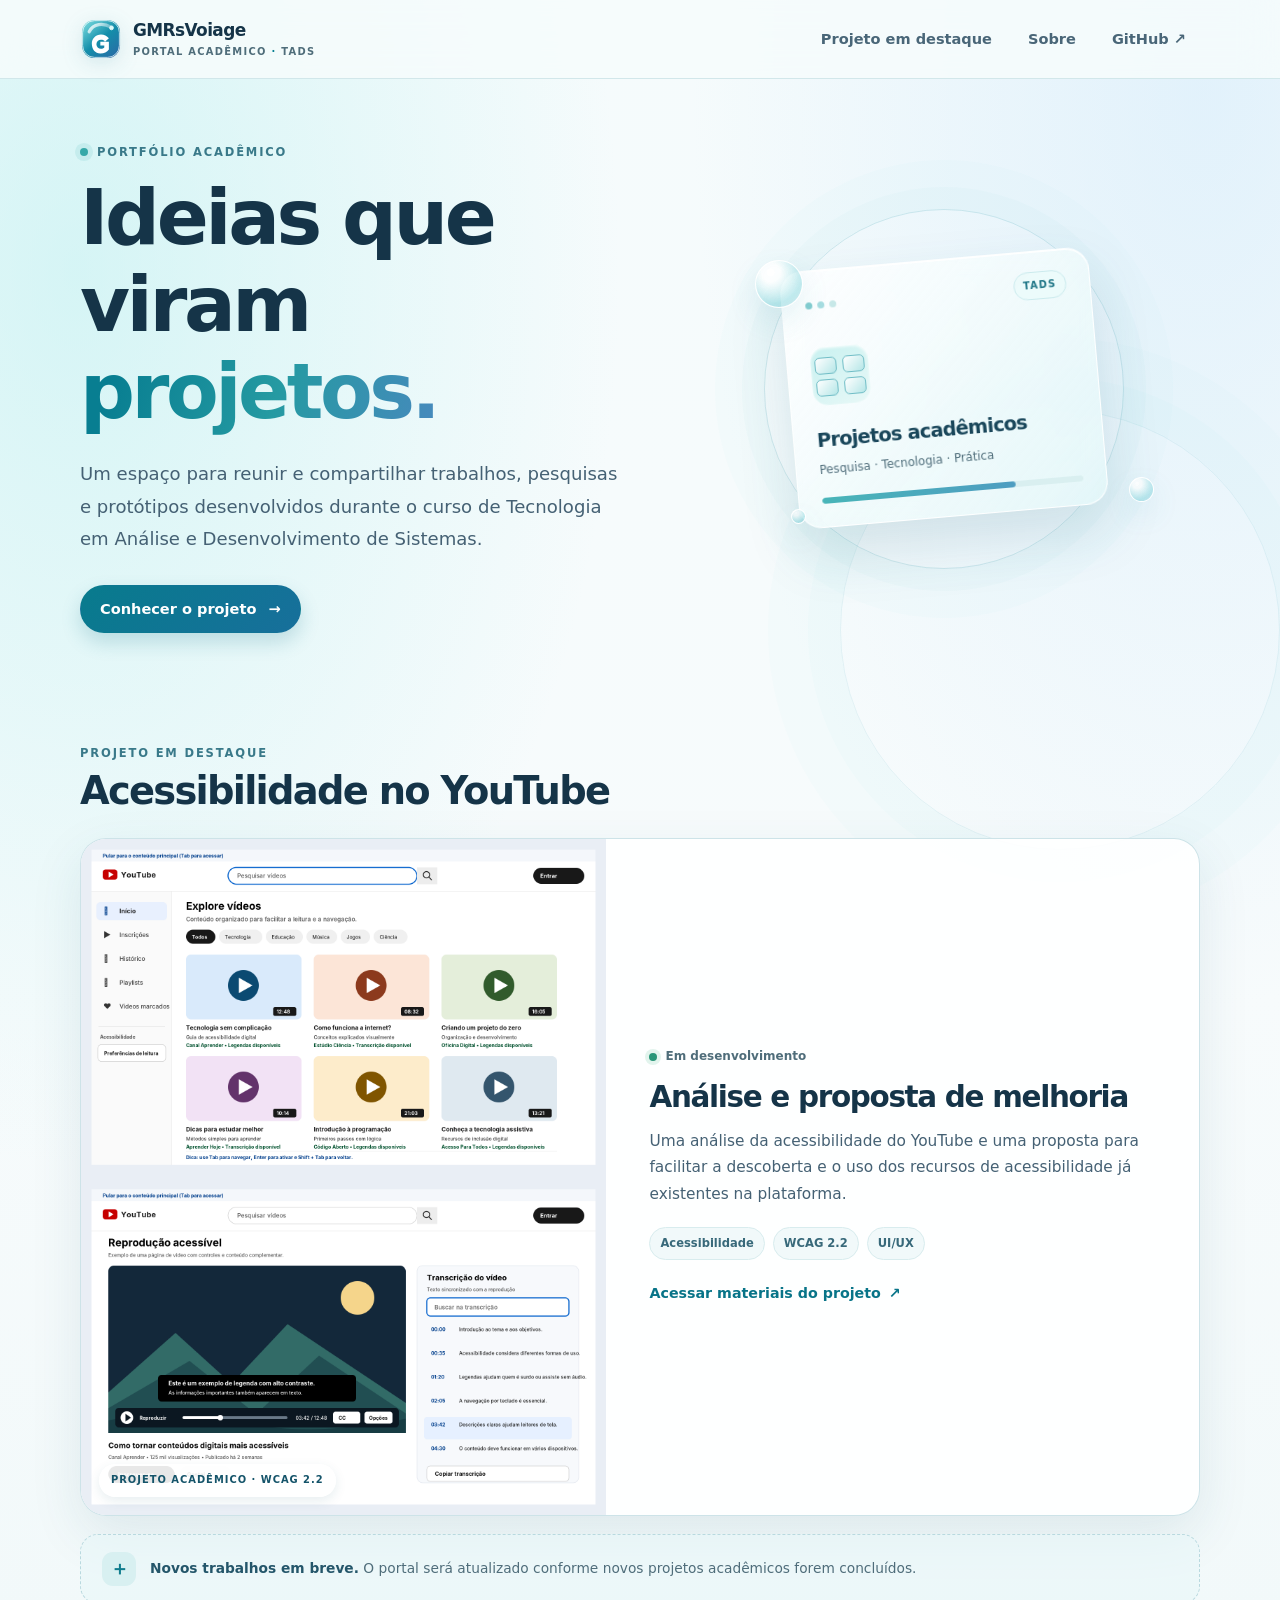
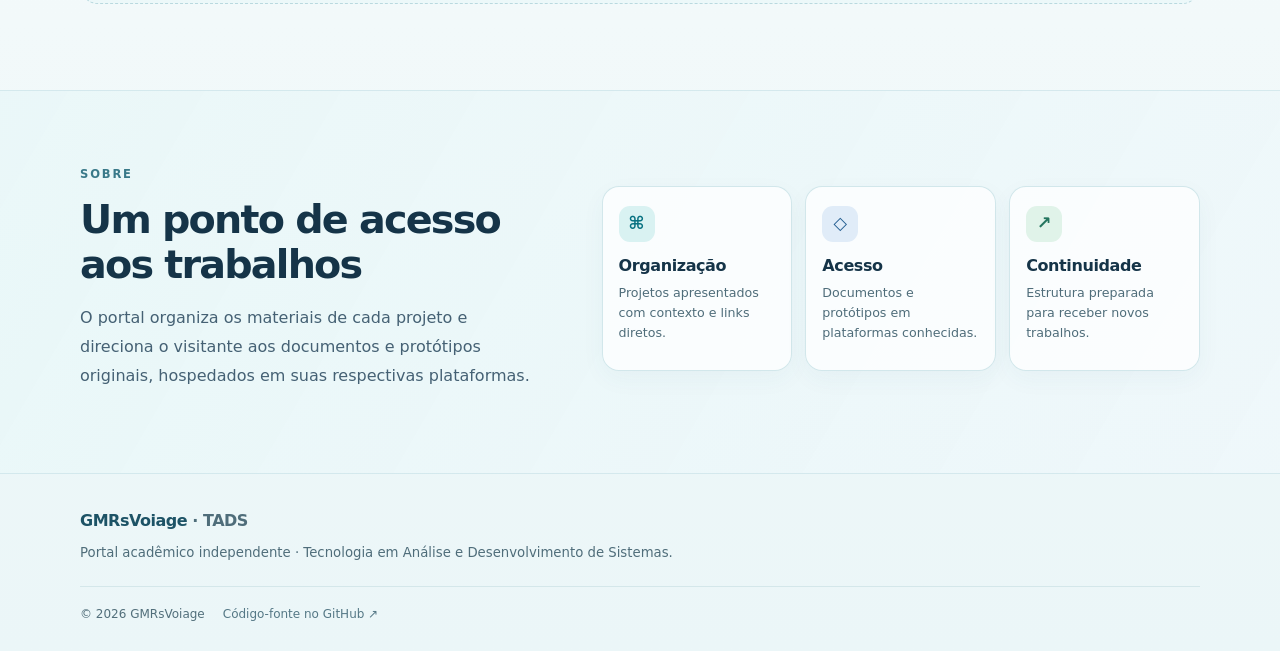
<file: index.html>
<!doctype html>
<html lang="pt-BR"><head>
<meta charset="utf-8"><meta name="viewport" content="width=device-width, initial-scale=1">
<meta name="theme-color" content="#eaf7f8">
<meta name="description" content="Portal acadêmico com trabalhos, relatórios e protótipos de Tecnologia em Análise e Desenvolvimento de Sistemas.">
<title>Portal Acadêmico TADS · GMRsVoiage</title>
<link rel="icon" href="/assets/img/favicon.svg" type="image/svg+xml">
<link rel="stylesheet" href="/assets/css/site.css"><script src="/assets/js/site.js" defer></script>
</head><body>
<a class="skip-link" href="#conteudo">Pular para o conteúdo</a><div class="ambient ambient-one" aria-hidden="true"></div>
<header class="site-header"><div class="container header-inner">
<a class="brand" href="/" aria-label="Portal acadêmico TADS — início"><img src="/assets/img/brand-mark.svg" alt="" width="42" height="42"><span class="brand-copy"><strong>GMRsVoiage</strong><span>PORTAL ACADÊMICO <b>·</b> TADS</span></span></a>
<nav class="primary-nav" aria-label="Navegação principal"><a href="#projeto">Projeto em destaque</a><a href="#sobre">Sobre</a><a href="https://github.com/GMRsVoiage/tads-gmrsvoiage" target="_blank" rel="noopener noreferrer">GitHub ↗</a></nav>
</div></header>
<main id="conteudo">
<section class="hero container" aria-labelledby="hero-title"><div class="hero-copy">
<p class="eyebrow"><span class="eyebrow-dot" aria-hidden="true"></span> PORTFÓLIO ACADÊMICO</p>
<h1 id="hero-title">Ideias que viram <span class="text-gradient">projetos.</span></h1>
<p class="hero-lead">Um espaço para reunir e compartilhar trabalhos, pesquisas e protótipos desenvolvidos durante o curso de Tecnologia em Análise e Desenvolvimento de Sistemas.</p>
<div class="hero-actions"><a class="button button-primary" href="#projeto">Conhecer o projeto <span aria-hidden="true">→</span></a></div>
</div><div class="hero-art" aria-hidden="true"><div class="art-orbit orbit-large"></div><div class="art-orbit orbit-small"></div>
<div class="art-glass-card glass-front"><div class="art-card-top"><span class="art-dot"></span><span class="art-dot"></span><span class="art-dot"></span><span class="art-chip">TADS</span></div><div class="art-window-icon"><span></span><span></span><span></span><span></span></div><div class="art-card-title">Projetos acadêmicos</div><div class="art-card-subtitle">Pesquisa · Tecnologia · Prática</div><div class="art-progress"><span></span></div></div>
<span class="bubble bubble-a"></span><span class="bubble bubble-b"></span><span class="bubble bubble-c"></span></div></section>
<section class="container section-block" id="projeto" aria-labelledby="featured-title"><div class="section-heading"><div><p class="eyebrow">PROJETO EM DESTAQUE</p><h2 id="featured-title">Acessibilidade no YouTube</h2></div></div>
<article class="project-card featured-card"><a class="project-image-link" href="/trabalhos/acessibilidade-youtube/" aria-label="Ver projeto de acessibilidade no YouTube"><img class="project-image" src="/assets/img/yt-project-preview.png" alt="Prévia do protótipo de interface acessível para o YouTube"><span class="image-label">PROJETO ACADÊMICO · WCAG 2.2</span></a>
<div class="project-content"><div class="project-meta"><span class="status-dot" aria-hidden="true"></span> Em desenvolvimento</div><h3><a href="/trabalhos/acessibilidade-youtube/">Análise e proposta de melhoria</a></h3>
<p>Uma análise da acessibilidade do YouTube e uma proposta para facilitar a descoberta e o uso dos recursos de acessibilidade já existentes na plataforma.</p>
<div class="tag-list" aria-label="Temas do projeto"><span>Acessibilidade</span><span>WCAG 2.2</span><span>UI/UX</span></div><a class="card-link" href="/trabalhos/acessibilidade-youtube/">Acessar materiais do projeto <span aria-hidden="true">↗</span></a></div></article>
<div class="future-strip"><span class="future-icon" aria-hidden="true">＋</span><p><strong>Novos trabalhos em breve.</strong> O portal será atualizado conforme novos projetos acadêmicos forem concluídos.</p></div></section>
<section class="about-section" id="sobre" aria-labelledby="about-title"><div class="container about-grid"><div><p class="eyebrow">SOBRE</p><h2 id="about-title">Um ponto de acesso aos trabalhos</h2><p class="about-lead">O portal organiza os materiais de cada projeto e direciona o visitante aos documentos e protótipos originais, hospedados em suas respectivas plataformas.</p></div>
<div class="principle-grid"><article class="principle-card"><span class="principle-icon icon-aqua" aria-hidden="true">⌘</span><h3>Organização</h3><p>Projetos apresentados com contexto e links diretos.</p></article><article class="principle-card"><span class="principle-icon icon-blue" aria-hidden="true">◇</span><h3>Acesso</h3><p>Documentos e protótipos em plataformas conhecidas.</p></article><article class="principle-card"><span class="principle-icon icon-green" aria-hidden="true">↗</span><h3>Continuidade</h3><p>Estrutura preparada para receber novos trabalhos.</p></article></div></div></section>
</main><footer class="site-footer"><div class="container footer-inner"><a class="footer-brand" href="/">GMRsVoiage <span>· TADS</span></a><p>Portal acadêmico independente · Tecnologia em Análise e Desenvolvimento de Sistemas.</p><div class="footer-bottom"><span>© <span data-current-year>2026</span> GMRsVoiage</span><a href="https://github.com/GMRsVoiage/tads-gmrsvoiage" target="_blank" rel="noopener noreferrer">Código-fonte no GitHub ↗</a></div></div></footer>
</body></html>
</file>
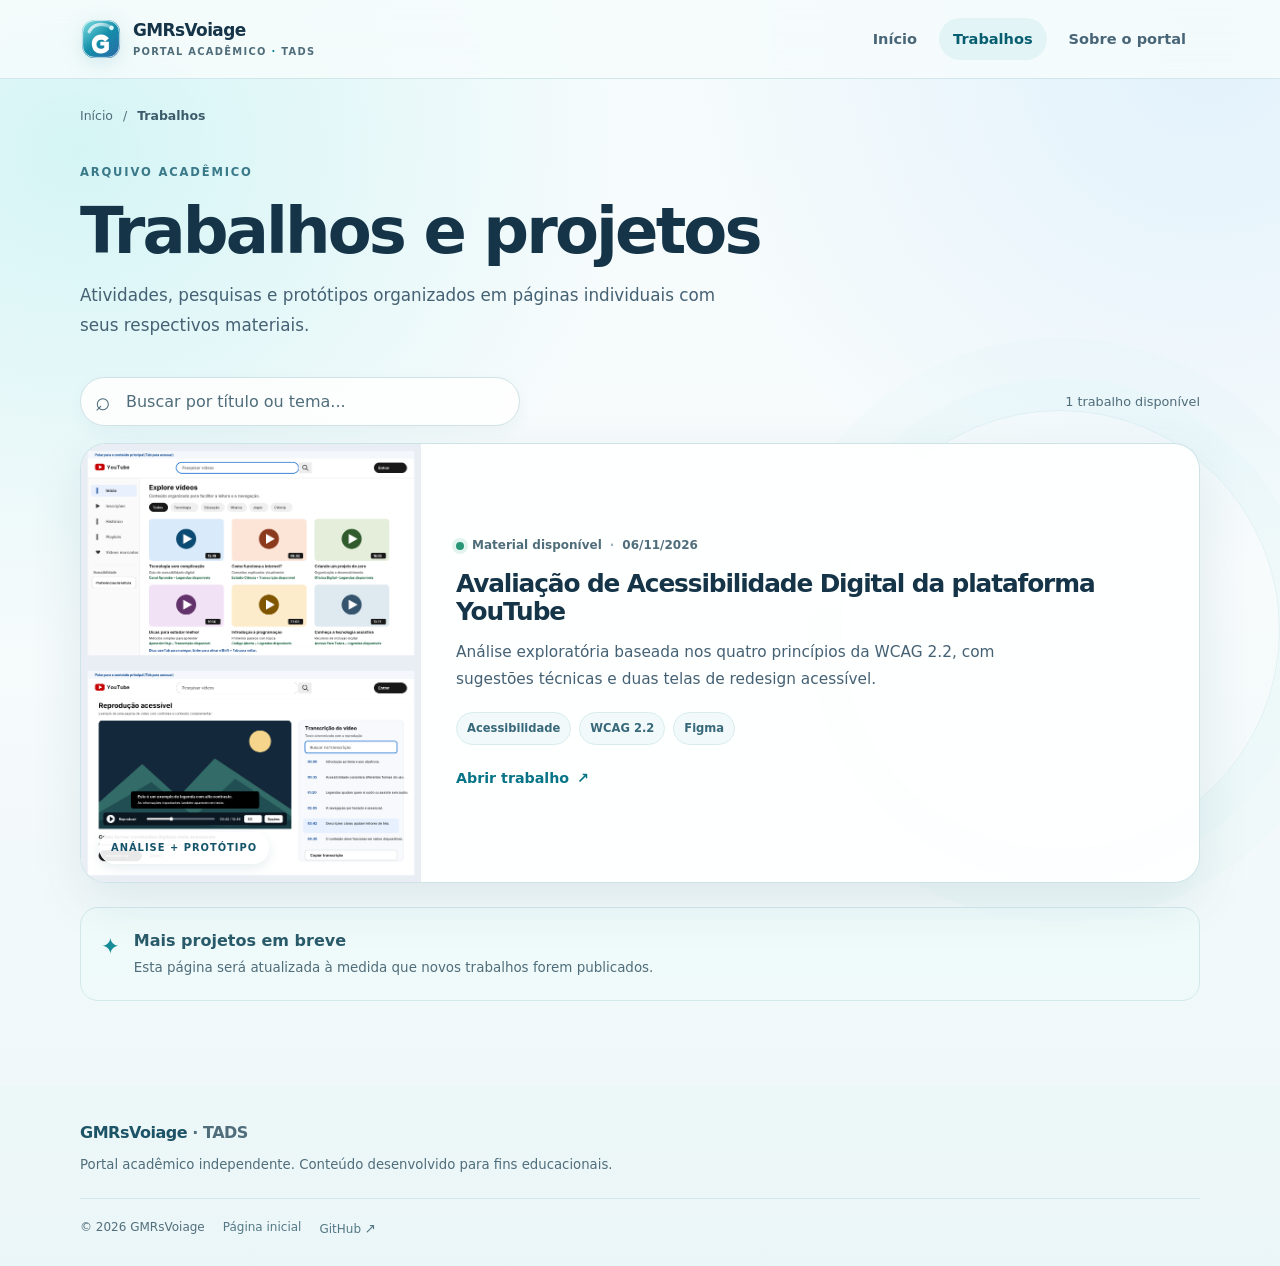
<file: trabalhos/index.html>
<!doctype html>
<html lang="pt-BR">
<head>
  <meta charset="utf-8">
  <meta name="viewport" content="width=device-width, initial-scale=1">
  <meta name="theme-color" content="#eaf7f8">
  <meta property="og:type" content="website">
  <meta property="og:site_name" content="GMRsVoiage · Portal Acadêmico TADS">
  <meta name="description" content="Lista de trabalhos, pesquisas e protótipos acadêmicos do portal GMRsVoiage TADS.">
  <title>Trabalhos · GMRsVoiage TADS</title>
  <link rel="icon" href="/assets/img/favicon.svg" type="image/svg+xml">
  <link rel="manifest" href="/manifest.webmanifest">
  <link rel="stylesheet" href="/assets/css/site.css">
  <script src="/assets/js/site.js" defer></script>
</head>
<body>
  <a class="skip-link" href="#conteudo">Pular para o conteúdo</a>
  <div class="ambient ambient-one" aria-hidden="true"></div>
  <header class="site-header"><div class="container header-inner">
    <a class="brand" href="/" aria-label="GMRsVoiage TADS — página inicial"><img src="/assets/img/brand-mark.svg" alt="" width="42" height="42"><span class="brand-copy"><strong>GMRsVoiage</strong><span>PORTAL ACADÊMICO <b>·</b> TADS</span></span></a>
    <button class="menu-toggle" type="button" aria-expanded="false" aria-controls="primary-nav" aria-label="Abrir menu"><span></span><span></span><span></span></button>
    <nav class="primary-nav" id="primary-nav" aria-label="Navegação principal"><a href="/">Início</a><a href="/trabalhos/" aria-current="page">Trabalhos</a><a href="/#sobre">Sobre o portal</a></nav>
  </div></header>

  <main id="conteudo" class="container page-main">
    <nav class="breadcrumbs" aria-label="Você está aqui"><a href="/">Início</a><span aria-hidden="true">/</span><span aria-current="page">Trabalhos</span></nav>
    <header class="page-heading"><p class="eyebrow">ARQUIVO ACADÊMICO</p><h1>Trabalhos e projetos</h1><p>Atividades, pesquisas e protótipos organizados em páginas individuais com seus respectivos materiais.</p></header>
    <section class="work-tools" aria-label="Busca de trabalhos">
      <label class="search-wrap"><span class="search-icon" aria-hidden="true">⌕</span><span class="visually-hidden">Buscar por título ou tema</span><input id="project-search" type="search" placeholder="Buscar por título ou tema..." autocomplete="off"></label>
      <p class="results-count" id="results-count" aria-live="polite">1 trabalho disponível</p>
    </section>
    <section class="project-list" id="project-list" aria-label="Lista de trabalhos">
      <article class="project-card list-card" data-search="acessibilidade digital youtube wcag 2.2 interface protótipo ui ux">
        <a class="project-image-link" href="/trabalhos/acessibilidade-youtube/" aria-label="Abrir projeto de acessibilidade do YouTube"><img class="project-image" src="/assets/img/yt-project-preview.png" alt="Prévia das telas propostas para o projeto de acessibilidade do YouTube"><span class="image-label">ANÁLISE + PROTÓTIPO</span></a>
        <div class="project-content"><div class="project-meta"><span class="status-dot" aria-hidden="true"></span> Material disponível <span class="meta-separator">·</span> 06/11/2026</div><h2><a href="/trabalhos/acessibilidade-youtube/">Avaliação de Acessibilidade Digital da plataforma YouTube</a></h2><p>Análise exploratória baseada nos quatro princípios da WCAG 2.2, com sugestões técnicas e duas telas de redesign acessível.</p><div class="tag-list"><span>Acessibilidade</span><span>WCAG 2.2</span><span>Figma</span></div><a class="card-link" href="/trabalhos/acessibilidade-youtube/">Abrir trabalho <span aria-hidden="true">↗</span></a></div>
      </article>
      <div class="empty-state" id="empty-state" hidden><span aria-hidden="true">⌕</span><h2>Nenhum trabalho encontrado</h2><p>Tente outro termo de busca.</p></div>
    </section>
    <aside class="add-more-note"><span aria-hidden="true">✦</span><div><strong>Mais projetos em breve</strong><p>Esta página será atualizada à medida que novos trabalhos forem publicados.</p></div></aside>
  </main>

  <footer class="site-footer"><div class="container footer-inner"><a class="footer-brand" href="/">GMRsVoiage <span>· TADS</span></a><p>Portal acadêmico independente. Conteúdo desenvolvido para fins educacionais.</p><div class="footer-bottom"><span>© <span data-current-year>2026</span> GMRsVoiage</span><a href="/">Página inicial</a><a href="https://github.com/gmrsvoiage" target="_blank" rel="noopener noreferrer">GitHub <span class="external-indicator" aria-hidden="true">↗</span></a></div></div></footer>
</body>
</html>
</file>
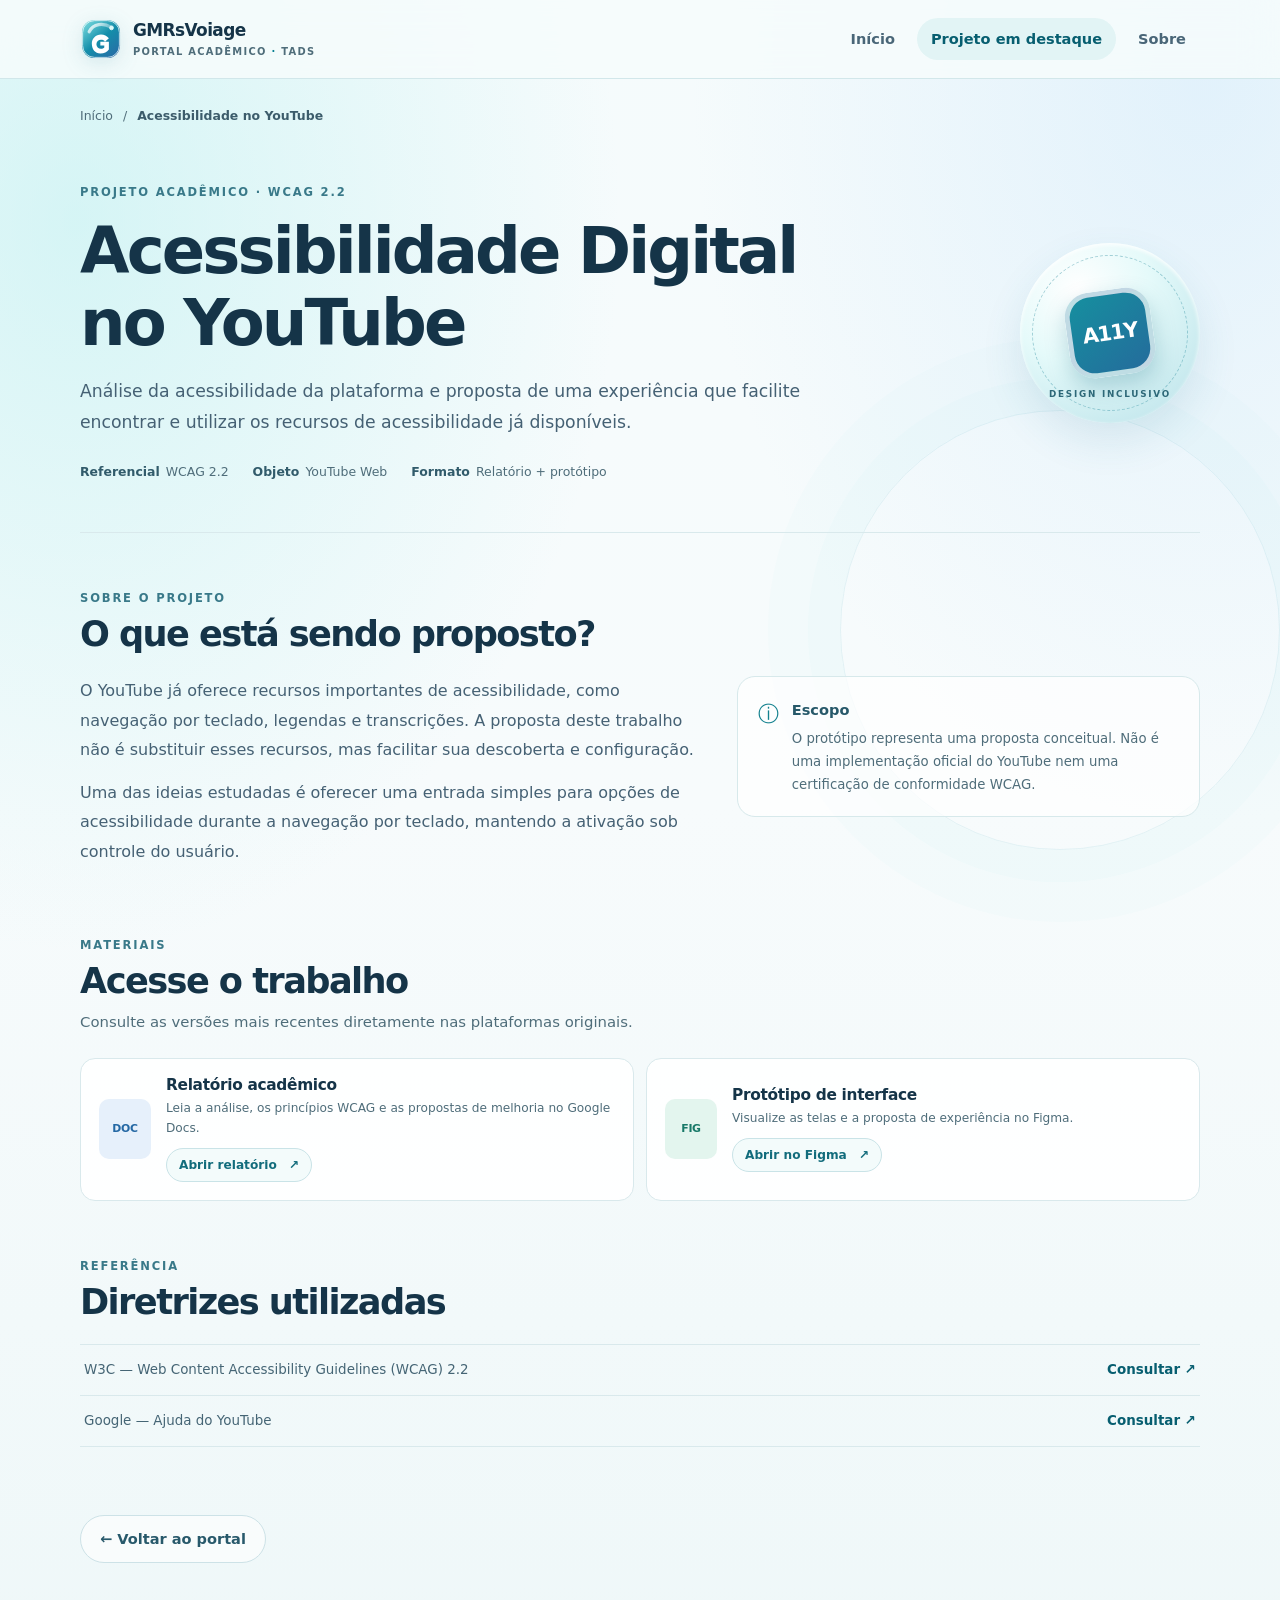
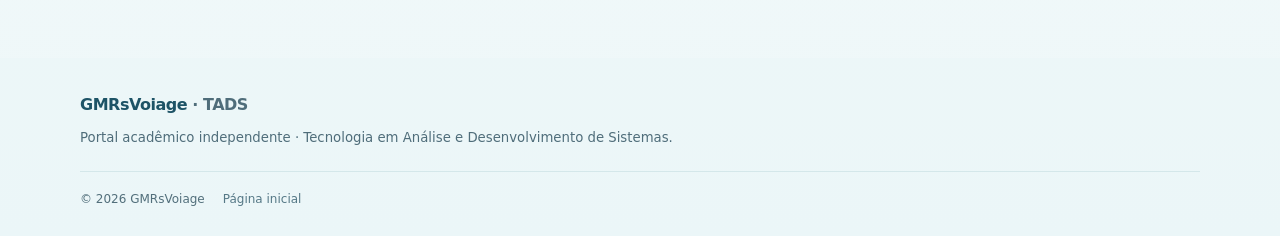
<file: trabalhos/acessibilidade-youtube/index.html>
<!doctype html>
<html lang="pt-BR"><head><meta charset="utf-8"><meta name="viewport" content="width=device-width, initial-scale=1"><meta name="theme-color" content="#eaf7f8">
<meta name="description" content="Projeto acadêmico: análise de acessibilidade do YouTube e proposta de melhoria baseada na WCAG 2.2.">
<title>Acessibilidade no YouTube · Portal Acadêmico TADS</title><link rel="icon" href="/assets/img/favicon.svg" type="image/svg+xml"><link rel="stylesheet" href="/assets/css/site.css"><script src="/assets/js/site.js" defer></script></head><body>
<a class="skip-link" href="#conteudo">Pular para o conteúdo</a><div class="ambient ambient-one" aria-hidden="true"></div>
<header class="site-header"><div class="container header-inner"><a class="brand" href="/" aria-label="Portal acadêmico TADS — início"><img src="/assets/img/brand-mark.svg" alt="" width="42" height="42"><span class="brand-copy"><strong>GMRsVoiage</strong><span>PORTAL ACADÊMICO <b>·</b> TADS</span></span></a><nav class="primary-nav" aria-label="Navegação principal"><a href="/">Início</a><a href="/#projeto" aria-current="page">Projeto em destaque</a><a href="/#sobre">Sobre</a></nav></div></header>
<main id="conteudo" class="container page-main detail-main"><nav class="breadcrumbs" aria-label="Você está aqui"><a href="/">Início</a><span aria-hidden="true">/</span><span aria-current="page">Acessibilidade no YouTube</span></nav>
<header class="detail-hero"><div class="detail-title-wrap"><p class="eyebrow">PROJETO ACADÊMICO · WCAG 2.2</p><h1>Acessibilidade Digital no YouTube</h1><p class="detail-lead">Análise da acessibilidade da plataforma e proposta de uma experiência que facilite encontrar e utilizar os recursos de acessibilidade já disponíveis.</p><div class="detail-facts"><span><b>Referencial</b> WCAG 2.2</span><span><b>Objeto</b> YouTube Web</span><span><b>Formato</b> Relatório + protótipo</span></div></div><div class="detail-mark" aria-hidden="true"><span class="detail-mark-ring"></span><span class="detail-mark-inner">A11Y</span><span class="detail-mark-caption">DESIGN INCLUSIVO</span></div></header>
<section class="detail-section" aria-labelledby="summary-title"><div class="section-heading compact-heading"><div><p class="eyebrow">SOBRE O PROJETO</p><h2 id="summary-title">O que está sendo proposto?</h2></div></div>
<div class="overview-grid"><div class="overview-copy"><p>O YouTube já oferece recursos importantes de acessibilidade, como navegação por teclado, legendas e transcrições. A proposta deste trabalho não é substituir esses recursos, mas facilitar sua descoberta e configuração.</p><p>Uma das ideias estudadas é oferecer uma entrada simples para opções de acessibilidade durante a navegação por teclado, mantendo a ativação sob controle do usuário.</p></div><div class="overview-note"><span class="note-icon" aria-hidden="true">ⓘ</span><div><strong>Escopo</strong><p>O protótipo representa uma proposta conceitual. Não é uma implementação oficial do YouTube nem uma certificação de conformidade WCAG.</p></div></div></div></section>
<section class="detail-section" aria-labelledby="links-title"><div class="section-heading compact-heading"><div><p class="eyebrow">MATERIAIS</p><h2 id="links-title">Acesse o trabalho</h2><p class="section-intro">Consulte as versões mais recentes diretamente nas plataformas originais.</p></div></div>
<div class="download-grid"><article class="download-card"><span class="file-icon doc-icon" aria-hidden="true">DOC</span><div class="download-info"><h3>Relatório acadêmico</h3><p>Leia a análise, os princípios WCAG e as propostas de melhoria no Google Docs.</p><a class="button button-download" href="https://docs.google.com/document/d/16NpGdLkzrZ1KpftF65mJRgsCbYsUe9LC/edit" target="_blank" rel="noopener noreferrer">Abrir relatório <span aria-hidden="true">↗</span></a></div></article>
<article class="download-card"><span class="file-icon svg-icon" aria-hidden="true">FIG</span><div class="download-info"><h3>Protótipo de interface</h3><p>Visualize as telas e a proposta de experiência no Figma.</p><a class="button button-download" href="https://www.figma.com/design/rakxZikbZr4JgRES6a4IME/Figmas?node-id=0-1" target="_blank" rel="noopener noreferrer">Abrir no Figma <span aria-hidden="true">↗</span></a></div></article></div></section>
<section class="detail-section references-section" aria-labelledby="references-title"><div class="section-heading compact-heading"><div><p class="eyebrow">REFERÊNCIA</p><h2 id="references-title">Diretrizes utilizadas</h2></div></div><ul class="reference-list"><li><span>W3C — Web Content Accessibility Guidelines (WCAG) 2.2</span><a href="https://www.w3.org/TR/WCAG22/" target="_blank" rel="noopener noreferrer">Consultar ↗</a></li><li><span>Google — Ajuda do YouTube</span><a href="https://support.google.com/youtube/" target="_blank" rel="noopener noreferrer">Consultar ↗</a></li></ul></section>
<div class="back-row"><a class="button button-quiet" href="/">← Voltar ao portal</a></div></main>
<footer class="site-footer"><div class="container footer-inner"><a class="footer-brand" href="/">GMRsVoiage <span>· TADS</span></a><p>Portal acadêmico independente · Tecnologia em Análise e Desenvolvimento de Sistemas.</p><div class="footer-bottom"><span>© <span data-current-year>2026</span> GMRsVoiage</span><a href="/">Página inicial</a></div></div></footer>
</body></html>
</file>
<file: assets/css/site.css>
:root {
  color-scheme: light;
  --ink: #153448;
  --ink-soft: #456174;
  --muted: #4f6d7a;
  --surface: rgba(255, 255, 255, .84);
  --surface-solid: #ffffff;
  --surface-soft: #f2fafb;
  --line: #d8e9ed;
  --aqua: #087f91;
  --aqua-dark: #075e70;
  --aqua-light: #d9f4f4;
  --blue: #2468a4;
  --green: #25836b;
  --shadow: 0 18px 52px rgba(31, 87, 105, .10);
  --shadow-soft: 0 8px 26px rgba(31, 87, 105, .08);
  --radius-lg: 26px;
  --radius-md: 18px;
  --radius-sm: 12px;
  --content: 1120px;
}

* { box-sizing: border-box; }
html { overflow-x: clip; scroll-behavior: smooth; scroll-padding-top: 100px; }
body {
  margin: 0;
  min-width: 320px;
  overflow-x: clip;
  color: var(--ink);
  background:
    radial-gradient(ellipse at 6% 12%, rgba(174, 237, 237, .45), transparent 34rem),
    radial-gradient(ellipse at 94% 4%, rgba(194, 226, 250, .38), transparent 32rem),
    linear-gradient(180deg, #f5fbfc 0%, #f7fbfc 44%, #edf7f8 100%);
  font-family: Inter, ui-sans-serif, system-ui, -apple-system, BlinkMacSystemFont, "Segoe UI", sans-serif;
  font-size: 16px;
  line-height: 1.65;
  -webkit-font-smoothing: antialiased;
}
img { display: block; max-width: 100%; }
a { color: var(--aqua-dark); text-underline-offset: .2em; }
a:hover { color: #034959; }
button, input { font: inherit; }
button, a { -webkit-tap-highlight-color: transparent; }
:focus-visible { outline: 3px solid #bd5c15; outline-offset: 4px; border-radius: 5px; }
::selection { color: #0d3544; background: #bceced; }

.container { width: min(var(--content), calc(100% - 48px)); margin-inline: auto; }
.visually-hidden { position: absolute !important; width: 1px; height: 1px; padding: 0; margin: -1px; overflow: hidden; clip: rect(0,0,0,0); white-space: nowrap; border: 0; }
.skip-link { position: fixed; z-index: 1000; left: 16px; top: 12px; padding: 10px 16px; color: #fff; background: #103d50; border-radius: 9px; transform: translateY(-160%); transition: transform .18s ease; }
.skip-link:focus { transform: translateY(0); color: #fff; }
.ambient { position: absolute; z-index: -1; pointer-events: none; border: 1px solid rgba(83, 177, 190, .13); border-radius: 50%; }
.ambient-one { width: 440px; height: 440px; top: 410px; right: 0; box-shadow: 0 0 0 32px rgba(136, 216, 222, .04), 0 0 0 72px rgba(136, 216, 222, .03); }
.ambient-two { width: 240px; height: 240px; top: 1260px; left: -170px; box-shadow: 0 0 0 24px rgba(136, 216, 222, .04); }

.site-header { position: sticky; z-index: 100; top: 0; border-bottom: 1px solid rgba(198, 224, 229, .75); background: rgba(246, 252, 252, .86); backdrop-filter: blur(18px); -webkit-backdrop-filter: blur(18px); }
.header-inner { min-height: 78px; display: flex; align-items: center; justify-content: space-between; gap: 28px; }
.brand { display: inline-flex; align-items: center; gap: 11px; color: var(--ink); text-decoration: none; }
.brand:hover { color: var(--ink); }
.brand img { filter: drop-shadow(0 5px 10px rgba(20, 118, 139, .14)); }
.brand-copy { display: grid; gap: 0; line-height: 1.2; }
.brand-copy strong { font-size: 1.06rem; font-weight: 820; letter-spacing: -.035em; }
.brand-copy > span { margin-top: 5px; color: #4f6d7a; font-size: .62rem; font-weight: 750; letter-spacing: .13em; }
.brand-copy b { color: var(--aqua); }
.primary-nav { display: flex; align-items: center; gap: 8px; }
.primary-nav a { display: inline-flex; align-items: center; min-height: 42px; padding: 8px 14px; color: #496678; border-radius: 999px; font-size: .91rem; font-weight: 650; text-decoration: none; transition: background .18s ease, color .18s ease; }
.primary-nav a:hover, .primary-nav a[aria-current="page"] { color: #075e70; background: #e2f4f5; }
.menu-toggle { display: none; width: 44px; height: 44px; padding: 11px; border: 1px solid var(--line); border-radius: 12px; background: #fff; cursor: pointer; }
.menu-toggle span { display: block; width: 19px; height: 2px; margin: 4px auto; border-radius: 4px; background: var(--ink); }

.hero { position: relative; display: grid; grid-template-columns: 1.06fr .94fr; align-items: center; gap: 32px; min-height: 545px; padding-block: 65px 75px; }
.hero-copy { position: relative; z-index: 2; max-width: 590px; }
.eyebrow { display: flex; align-items: center; gap: 9px; margin: 0 0 15px; color: #397989; font-size: .72rem; font-weight: 820; letter-spacing: .16em; line-height: 1.4; }
.eyebrow-dot { width: 8px; height: 8px; border-radius: 50%; background: #36a9a8; box-shadow: 0 0 0 5px rgba(54, 169, 168, .12); }
h1, h2, h3, p { margin-top: 0; }
h1, h2, h3 { line-height: 1.13; letter-spacing: -.045em; }
.hero h1 { max-width: 620px; margin-bottom: 23px; font-size: clamp(3.1rem, 6vw, 5.5rem); font-weight: 850; }
.text-gradient { color: #087e91; background: linear-gradient(105deg, #087e91 10%, #259aa2 55%, #4789bd 100%); -webkit-background-clip: text; background-clip: text; -webkit-text-fill-color: transparent; }
.hero-lead { max-width: 550px; margin-bottom: 29px; color: var(--ink-soft); font-size: 1.13rem; line-height: 1.8; }
.hero-actions { display: flex; flex-wrap: wrap; gap: 12px; }
.button { display: inline-flex; align-items: center; justify-content: center; gap: 12px; min-height: 48px; padding: 11px 19px; border: 1px solid transparent; border-radius: 999px; font-size: .91rem; font-weight: 760; text-decoration: none; transition: transform .18s ease, box-shadow .18s ease, background .18s ease; }
.button:hover { transform: translateY(-2px); }
.button-primary { color: #fff; background: linear-gradient(135deg, #087b8d, #176f9b); box-shadow: 0 9px 20px rgba(8, 111, 137, .20); }
.button-primary:hover { color: #fff; background: linear-gradient(135deg, #056777, #135b83); box-shadow: 0 12px 24px rgba(8, 111, 137, .25); }
.button-quiet { color: #28596b; border-color: #cde2e7; background: rgba(255,255,255,.62); }
.button-quiet:hover { color: #0d5366; background: #fff; }
.hero-note { display: flex; align-items: center; gap: 9px; margin-top: 30px; color: #4f6d7a; font-size: .83rem; }
.note-icon { color: #2c9b9e; font-size: 1.15rem; }

.hero-art { position: relative; display: grid; place-items: center; min-height: 390px; isolation: isolate; }
.art-orbit { position: absolute; border: 1px solid rgba(58, 159, 177, .20); border-radius: 50%; }
.orbit-large { width: 360px; height: 360px; box-shadow: 0 0 0 22px rgba(94, 193, 204, .035), 0 0 0 49px rgba(94, 193, 204, .025); }
.orbit-small { width: 255px; height: 255px; border-style: dashed; border-color: rgba(48, 147, 171, .24); }
.art-glass-card { position: absolute; border: 1px solid rgba(255,255,255,.85); border-radius: 23px; background: linear-gradient(135deg, rgba(255,255,255,.88), rgba(225,247,248,.68)); box-shadow: 0 26px 55px rgba(25, 101, 124, .15), inset 0 1px 0 #fff; backdrop-filter: blur(12px); }
.glass-back { width: 260px; height: 150px; top: 72px; right: 0; padding: 29px; transform: rotate(9deg); opacity: .72; }
.glass-line { display: block; width: 100%; height: 8px; margin-bottom: 13px; border-radius: 99px; background: linear-gradient(90deg, #b5e6e9, #e2f4f3); }
.glass-line.line-short { width: 43%; background: linear-gradient(90deg, #7bcbd3, #b8e5e8); }
.glass-line.line-mid { width: 70%; }
.glass-front { position: relative; z-index: 2; width: min(310px, 84%); min-height: 250px; padding: 20px 23px 23px; transform: rotate(-5deg); }
.art-card-top { display: flex; align-items: center; gap: 5px; }
.art-dot { width: 7px; height: 7px; border-radius: 50%; background: #83cdd0; }
.art-dot:nth-child(2) { background: #a6dce0; }
.art-dot:nth-child(3) { background: #c7e8e8; }
.art-chip { margin-left: auto; padding: 5px 9px; color: #1e7586; border: 1px solid #cbeaed; border-radius: 99px; background: rgba(235,251,251,.9); font-size: .61rem; font-weight: 850; letter-spacing: .12em; }
.art-window-icon { display: grid; grid-template-columns: repeat(2, 23px); gap: 5px; width: 58px; height: 58px; place-content: center; margin-top: 29px; border-radius: 15px; background: linear-gradient(145deg, #c8f1f0, #e8f8f7); box-shadow: inset 0 1px 3px rgba(255,255,255,.9); }
.art-window-icon span { width: 22px; height: 17px; border: 1px solid #70bdc6; border-radius: 5px; background: linear-gradient(135deg, #fff, #b5e6e7); }
.art-card-title { margin-top: 19px; color: #19465a; font-size: 1.21rem; font-weight: 830; letter-spacing: -.04em; }
.art-card-subtitle { margin-top: 4px; color: #4f6d7a; font-size: .73rem; }
.art-progress { height: 6px; margin-top: 18px; overflow: hidden; border-radius: 99px; background: #d9eff0; }
.art-progress span { display: block; width: 74%; height: 100%; border-radius: inherit; background: linear-gradient(90deg, #48b5b8, #4e9dc1); }
.bubble { position: absolute; z-index: 3; display: block; border: 1px solid rgba(255,255,255,.95); border-radius: 50%; background: radial-gradient(circle at 32% 25%, #fff 0 8%, rgba(255,255,255,.84) 9% 20%, rgba(116, 217, 222, .36) 68%, rgba(92, 172, 206, .18) 100%); box-shadow: 0 12px 30px rgba(54, 154, 178, .12), inset -5px -7px 14px rgba(66, 155, 181, .10); }
.bubble-a { width: 48px; height: 48px; left: 13%; top: 66px; }
.bubble-b { width: 25px; height: 25px; right: 9%; bottom: 82px; }
.bubble-c { width: 15px; height: 15px; left: 20%; bottom: 60px; }
.art-caption { position: absolute; z-index: 4; right: 0; bottom: 24px; display: flex; align-items: center; gap: 8px; padding: 9px 14px; color: #457382; border: 1px solid rgba(255,255,255,.9); border-radius: 99px; background: rgba(255,255,255,.73); box-shadow: var(--shadow-soft); font-size: .72rem; font-weight: 700; backdrop-filter: blur(12px); }
.caption-spark { color: #2198a0; font-size: 1.05rem; }

.section-block { padding-block: 37px 86px; }
.section-heading { display: flex; align-items: end; justify-content: space-between; gap: 20px; margin-bottom: 25px; }
.section-heading .eyebrow { margin-bottom: 8px; }
.section-heading h2 { margin-bottom: 0; font-size: clamp(1.8rem, 3vw, 2.45rem); }
.text-link, .card-link { display: inline-flex; align-items: center; gap: 8px; color: #087488; font-size: .89rem; font-weight: 760; text-decoration: none; }
.text-link:hover, .card-link:hover { color: #034959; text-decoration: underline; }
.project-card { display: grid; grid-template-columns: .94fr 1.06fr; overflow: hidden; border: 1px solid rgba(201, 225, 230, .92); border-radius: var(--radius-lg); background: rgba(255,255,255,.89); box-shadow: var(--shadow); }
.project-image-link { position: relative; display: block; min-height: 290px; overflow: hidden; background: linear-gradient(140deg, #e2f5f6, #d8eaf4); }
.project-image { width: 100%; height: 100%; min-height: 290px; object-fit: cover; object-position: center; transition: transform .35s ease; }
.project-image-link:hover .project-image { transform: scale(1.035); }
.image-label { position: absolute; left: 18px; bottom: 18px; padding: 7px 11px; color: #15546a; border: 1px solid rgba(255,255,255,.8); border-radius: 999px; background: rgba(255,255,255,.9); box-shadow: 0 4px 12px rgba(24, 84, 105, .10); font-size: .62rem; font-weight: 850; letter-spacing: .1em; }
.project-content { display: flex; flex-direction: column; align-items: flex-start; justify-content: center; padding: clamp(25px, 4vw, 43px); }
.project-meta { display: flex; flex-wrap: wrap; align-items: center; gap: 8px; margin-bottom: 14px; color: #4f6d7a; font-size: .75rem; font-weight: 700; }
.status-dot { width: 8px; height: 8px; border-radius: 50%; background: #299678; box-shadow: 0 0 0 4px #e2f4ed; }
.meta-separator { color: #9eb4bd; }
.project-content h3, .project-content h2 { margin-bottom: 13px; font-size: clamp(1.42rem, 2.3vw, 1.95rem); }
.project-content h3 a, .project-content h2 a { color: var(--ink); text-decoration: none; }
.project-content h3 a:hover, .project-content h2 a:hover { color: var(--aqua-dark); text-decoration: underline; }
.project-content p { max-width: 570px; margin-bottom: 19px; color: var(--ink-soft); font-size: .96rem; line-height: 1.75; }
.tag-list { display: flex; flex-wrap: wrap; gap: 8px; margin-bottom: 22px; }
.tag-list span { padding: 6px 10px; color: #38697a; border: 1px solid #d8ecee; border-radius: 999px; background: #f1f9fa; font-size: .72rem; font-weight: 700; }
.future-strip { display: flex; align-items: center; gap: 14px; margin-top: 18px; padding: 17px 21px; border: 1px dashed #b9d9df; border-radius: var(--radius-md); background: rgba(233, 247, 248, .62); }
.future-strip p { margin: 0; color: #4f6d7a; font-size: .86rem; }
.future-strip strong { color: #24566a; }
.future-icon { display: grid; flex: 0 0 34px; width: 34px; height: 34px; place-items: center; color: #117d8e; border-radius: 11px; background: #d8f0f1; font-size: 1.2rem; font-weight: 600; }

.about-section { padding-block: 75px 82px; border-top: 1px solid rgba(203, 227, 232, .7); border-bottom: 1px solid rgba(203, 227, 232, .7); background: linear-gradient(120deg, rgba(231, 247, 248, .70), rgba(238, 247, 251, .66)); }
.about-grid { display: grid; grid-template-columns: .86fr 1.14fr; align-items: center; gap: 70px; }
.about-grid h2 { max-width: 430px; margin-bottom: 18px; font-size: clamp(1.9rem, 3.1vw, 2.65rem); }
.about-lead { max-width: 460px; margin-bottom: 0; color: var(--ink-soft); line-height: 1.8; }
.principle-grid { display: grid; grid-template-columns: repeat(3, 1fr); gap: 13px; }
.principle-card { min-height: 185px; padding: 19px 16px; border: 1px solid rgba(208, 230, 234, .95); border-radius: 17px; background: rgba(255,255,255,.73); box-shadow: 0 8px 24px rgba(36, 101, 118, .045); }
.principle-icon { display: grid; width: 36px; height: 36px; place-items: center; margin-bottom: 15px; border-radius: 11px; font-size: 1.1rem; font-weight: 800; }
.icon-aqua { color: #067181; background: #d9f2f2; }
.icon-blue { color: #245e91; background: #e0ecf8; }
.icon-green { color: #24755f; background: #e0f3e9; }
.principle-card h3 { margin-bottom: 8px; font-size: 1rem; letter-spacing: -.025em; }
.principle-card p { margin: 0; color: #4f6d7a; font-size: .79rem; line-height: 1.6; }

.site-footer { padding-block: 34px 26px; background: rgba(236, 247, 248, .7); }
.footer-inner > p { margin: 8px 0 22px; color: #4f6d7a; font-size: .83rem; }
.footer-brand { color: #1d5366; font-size: 1rem; font-weight: 850; letter-spacing: -.03em; text-decoration: none; }
.footer-brand span { color: #4f6d7a; font-weight: 600; }
.footer-bottom { display: flex; flex-wrap: wrap; align-items: center; gap: 18px; padding-top: 18px; border-top: 1px solid #d4e7ea; color: #526f7b; font-size: .75rem; }
.footer-bottom a { color: #557886; text-decoration: none; }
.footer-bottom a:hover { color: #075e70; text-decoration: underline; }
.external-indicator { font-size: .85rem; }

/* Inner pages */
.page-main { min-height: 65vh; padding-block: 27px 85px; }
.breadcrumbs { display: flex; flex-wrap: wrap; align-items: center; gap: 10px; margin-bottom: 37px; color: #526f7b; font-size: .78rem; }
.breadcrumbs a { color: #4f6d7a; text-decoration: none; }
.breadcrumbs a:hover { color: var(--aqua-dark); text-decoration: underline; }
.breadcrumbs [aria-current="page"] { color: #3c5c6b; font-weight: 700; }
.page-heading { max-width: 720px; margin-bottom: 37px; }
.page-heading h1 { margin-bottom: 13px; font-size: clamp(2.5rem, 5vw, 4rem); }
.page-heading > p:last-child { max-width: 660px; margin-bottom: 0; color: var(--ink-soft); font-size: 1.05rem; line-height: 1.8; }
.work-tools { display: flex; align-items: center; justify-content: space-between; gap: 20px; margin-bottom: 17px; }
.search-wrap { position: relative; display: block; width: min(100%, 440px); }
.search-icon { position: absolute; top: 50%; left: 15px; color: #4f6d7a; font-size: 1.65rem; line-height: 1; transform: translateY(-54%); pointer-events: none; }
.search-wrap input { width: 100%; min-height: 49px; padding: 10px 16px 10px 45px; color: var(--ink); border: 1px solid #cfe2e6; border-radius: 999px; background: rgba(255,255,255,.88); box-shadow: 0 5px 16px rgba(35, 91, 109, .045); }
.search-wrap input::placeholder { color: #4f6d7a; }
.results-count { margin: 0; color: #4f6d7a; font-size: .8rem; }
.project-list { display: grid; gap: 16px; }
.list-card { grid-template-columns: 340px 1fr; }
.list-card .project-image-link, .list-card .project-image { min-height: 280px; }
.list-card .project-content { padding: 30px 35px; }
.list-card .project-content h2 { font-size: 1.55rem; }
.empty-state { padding: 48px 20px; text-align: center; border: 1px dashed #bfdce1; border-radius: var(--radius-md); background: rgba(255,255,255,.65); }
.empty-state > span { display: inline-grid; width: 48px; height: 48px; place-items: center; margin-bottom: 13px; color: #237d8b; border-radius: 50%; background: #e0f4f4; font-size: 1.8rem; }
.empty-state h2 { margin-bottom: 7px; font-size: 1.3rem; }
.empty-state p { margin: 0; color: var(--muted); }
.add-more-note { display: flex; gap: 14px; margin-top: 24px; padding: 20px; border: 1px solid #d2e9eb; border-radius: var(--radius-md); background: rgba(239, 250, 250, .8); }
.add-more-note > span { color: #168c98; font-size: 1.4rem; }
.add-more-note strong { color: #295a6a; }
.add-more-note p { margin: 3px 0 0; color: #4f6d7a; font-size: .84rem; }

.detail-main { padding-bottom: 95px; }
.detail-hero { display: flex; align-items: center; justify-content: space-between; gap: 38px; padding: 20px 0 50px; border-bottom: 1px solid #d9e9ec; }
.detail-title-wrap { max-width: 790px; }
.detail-title-wrap h1 { max-width: 800px; margin-bottom: 17px; font-size: clamp(2.55rem, 5vw, 4.25rem); }
.detail-lead { max-width: 740px; margin-bottom: 23px; color: var(--ink-soft); font-size: 1.08rem; line-height: 1.8; }
.detail-facts { display: flex; flex-wrap: wrap; gap: 10px 24px; color: #4f6d7a; font-size: .78rem; }
.detail-facts span { display: inline-flex; gap: 6px; }
.detail-facts b { color: #315b6b; }
.detail-mark { position: relative; display: grid; flex: 0 0 180px; width: 180px; height: 180px; place-items: center; border-radius: 50%; background: radial-gradient(circle at 32% 26%, #fff 0, #e5fafa 40%, #ccecf0 72%, #b8dfe9 100%); box-shadow: 0 18px 40px rgba(39, 125, 147, .12), inset 0 2px 4px rgba(255,255,255,.95); }
.detail-mark-ring { position: absolute; inset: 12px; border: 1px dashed rgba(17, 124, 145, .35); border-radius: 50%; }
.detail-mark-inner { display: grid; width: 86px; height: 86px; place-items: center; color: #fff; border: 5px solid rgba(255,255,255,.72); border-radius: 25px; background: linear-gradient(145deg, #168f9f, #246c9c); box-shadow: 0 10px 22px rgba(13, 102, 129, .25); font-size: 1.3rem; font-weight: 900; letter-spacing: -.06em; transform: rotate(-8deg); }
.detail-mark-caption { position: absolute; bottom: 21px; color: #2d6878; font-size: .55rem; font-weight: 850; letter-spacing: .2em; }
.detail-section { padding-top: 57px; }
.compact-heading { margin-bottom: 22px; }
.compact-heading h2 { font-size: clamp(1.65rem, 3vw, 2.2rem); }
.section-intro { max-width: 700px; margin: 10px 0 0; color: #4f6d7a; font-size: .93rem; line-height: 1.7; }
.overview-grid { display: grid; grid-template-columns: 1.15fr .85fr; gap: 30px; align-items: start; }
.overview-copy p { margin-bottom: 13px; color: var(--ink-soft); line-height: 1.85; }
.overview-note { display: flex; gap: 13px; padding: 20px; border: 1px solid #d7e9eb; border-radius: var(--radius-md); background: rgba(255,255,255,.72); }
.overview-note > span { color: #13818e; font-size: 1.3rem; }
.overview-note strong { color: #27596a; font-size: .91rem; }
.overview-note p { margin: 5px 0 0; color: #4f6d7a; font-size: .83rem; line-height: 1.7; }
.wcag-grid { display: grid; grid-template-columns: repeat(4, 1fr); gap: 13px; }
.wcag-card { position: relative; min-height: 238px; padding: 21px 18px 18px; overflow: hidden; border: 1px solid #d5e8eb; border-radius: var(--radius-md); background: rgba(255,255,255,.82); box-shadow: 0 7px 22px rgba(30, 94, 112, .045); }
.wcag-number { position: absolute; top: 14px; right: 16px; color: #496d79; font-size: .76rem; font-weight: 850; letter-spacing: .1em; }
.wcag-icon { display: grid; width: 39px; height: 39px; place-items: center; margin-bottom: 18px; color: #0f7487; border-radius: 12px; background: #e1f4f4; font-size: 1.15rem; font-weight: 800; }
.wcag-card:nth-child(2) .wcag-icon { color: #2e6797; background: #e7f0fa; }
.wcag-card:nth-child(3) .wcag-icon { color: #26755f; background: #e6f4ed; }
.wcag-card:nth-child(4) .wcag-icon { color: #745b9c; background: #f0eafa; }
.wcag-card h3 { margin-bottom: 9px; font-size: 1.08rem; }
.wcag-card p { min-height: 76px; margin-bottom: 15px; color: #4f6d7a; font-size: .81rem; line-height: 1.65; }
.wcag-example { display: block; padding-top: 11px; color: #327285; border-top: 1px solid #e2eef0; font-size: .68rem; font-weight: 750; line-height: 1.45; }
.prototype-grid { display: grid; grid-template-columns: repeat(2, 1fr); gap: 20px; }
.prototype-figure { margin: 0; overflow: hidden; border: 1px solid #d5e8eb; border-radius: var(--radius-md); background: rgba(255,255,255,.88); box-shadow: var(--shadow-soft); }
.prototype-figure > a:first-child { display: block; overflow: hidden; background: #eaf4f6; }
.prototype-figure img { width: 100%; aspect-ratio: 1.6; object-fit: cover; transition: transform .28s ease; }
.prototype-figure > a:first-child:hover img { transform: scale(1.025); }
.prototype-figure figcaption { display: grid; gap: 6px; padding: 18px 20px 20px; }
.prototype-figure figcaption strong { color: #20495b; font-size: .97rem; }
.prototype-figure figcaption > span { color: #4f6d7a; font-size: .81rem; }
.prototype-figure figcaption > a { width: fit-content; margin-top: 5px; font-size: .8rem; font-weight: 750; text-decoration: none; }
.prototype-figure figcaption > a:hover { text-decoration: underline; }
.download-section { padding: 28px; border: 1px solid #d5e8eb; border-radius: var(--radius-lg); background: linear-gradient(145deg, rgba(235, 249, 249, .84), rgba(244, 249, 252, .88)); }
.download-section .section-heading { margin-bottom: 19px; }
.download-grid { display: grid; grid-template-columns: repeat(2, 1fr); gap: 12px; }
.download-card { display: flex; align-items: center; gap: 15px; min-height: 132px; padding: 18px; border: 1px solid #d9e9ec; border-radius: 15px; background: rgba(255,255,255,.92); }
.file-icon { display: grid; flex: 0 0 52px; width: 52px; height: 60px; place-items: center; border-radius: 10px; font-size: .68rem; font-weight: 900; letter-spacing: -.03em; }
.pdf-icon { color: #a83d3d; background: #fbeaea; }
.doc-icon { color: #2468a4; background: #e6f0fb; }
.zip-icon { color: #775a9b; background: #f0eafa; }
.svg-icon { color: #187968; background: #e3f5ee; }
.download-info { min-width: 0; }
.download-info h3 { margin-bottom: 4px; font-size: .96rem; letter-spacing: -.02em; }
.download-info p { margin-bottom: 10px; color: #4f6d7a; font-size: .76rem; }
.button-download { min-height: 34px; padding: 6px 12px; color: #126c7c; border: 1px solid #c9e3e7; background: #f3fbfb; font-size: .76rem; }
.button-download:hover { color: #064e5d; background: #e5f5f6; }
.inline-downloads { display: flex; flex-wrap: wrap; gap: 12px; }
.inline-downloads a { font-size: .78rem; font-weight: 760; text-decoration: none; }
.inline-downloads a:hover { text-decoration: underline; }
.references-section { padding-bottom: 35px; }
.reference-list { margin: 0; padding: 0; list-style: none; border-top: 1px solid #d9e9ec; }
.reference-list li { display: flex; align-items: center; justify-content: space-between; gap: 18px; padding: 14px 4px; border-bottom: 1px solid #d9e9ec; color: #456575; font-size: .84rem; }
.reference-list a { flex: 0 0 auto; font-weight: 760; text-decoration: none; }
.reference-list a:hover { text-decoration: underline; }
.back-row { margin-top: 33px; }

@media (max-width: 900px) {
  .hero { min-height: 480px; gap: 10px; }
  .hero-art { transform: scale(.9); }
  .project-card { grid-template-columns: .9fr 1.1fr; }
  .about-grid { grid-template-columns: 1fr; gap: 35px; }
  .about-grid h2, .about-lead { max-width: 700px; }
  .wcag-grid { grid-template-columns: repeat(2, 1fr); }
  .wcag-card { min-height: 215px; }
  .wcag-card p { min-height: 54px; }
}
@media (max-width: 700px) {
  .container { width: min(var(--content), calc(100% - 34px)); }
  .header-inner { min-height: 70px; }
  .menu-toggle { display: block; }
  .primary-nav { position: absolute; top: calc(100% + 1px); left: 0; right: 0; display: none; flex-direction: column; align-items: stretch; gap: 3px; padding: 12px 17px 16px; border-bottom: 1px solid #d3e7ea; background: rgba(248,253,253,.98); box-shadow: 0 14px 24px rgba(30, 85, 102, .10); }
  .primary-nav.is-open { display: flex; }
  .primary-nav a { justify-content: flex-start; padding-inline: 14px; }
  .hero { grid-template-columns: 1fr; gap: 0; min-height: 0; padding-block: 55px 45px; }
  .hero-copy { max-width: none; }
  .hero h1 { max-width: 540px; font-size: clamp(3rem, 13vw, 4.5rem); }
  .hero-lead { font-size: 1.02rem; }
  .hero-art { min-height: 300px; margin-top: 8px; transform: scale(.82); transform-origin: center top; }
  .section-block { padding-block: 22px 60px; }
  .section-heading { align-items: flex-start; }
  .section-heading > .text-link { margin-top: 24px; white-space: nowrap; }
  .project-card, .list-card { grid-template-columns: 1fr; }
  .project-image-link, .project-image, .list-card .project-image-link, .list-card .project-image { min-height: 220px; max-height: 280px; }
  .project-content, .list-card .project-content { padding: 25px 23px 27px; }
  .about-section { padding-block: 58px; }
  .principle-grid { grid-template-columns: 1fr; }
  .principle-card { min-height: 0; }
  .principle-card p { max-width: 360px; }
  .footer-bottom { gap: 12px 18px; }
  .page-main { padding-top: 23px; }
  .breadcrumbs { margin-bottom: 28px; }
  .page-heading { margin-bottom: 28px; }
  .work-tools { align-items: stretch; flex-direction: column; gap: 10px; }
  .search-wrap { width: 100%; }
  .results-count { text-align: right; }
  .detail-hero { align-items: flex-start; padding-top: 4px; }
  .detail-mark { display: none; }
  .detail-facts { flex-direction: column; gap: 7px; }
  .overview-grid { grid-template-columns: 1fr; gap: 13px; }
  .prototype-grid { grid-template-columns: 1fr; }
  .download-section { padding: 21px 15px; }
  .download-grid { grid-template-columns: 1fr; }
}
@media (max-width: 440px) {
  .brand-copy strong { font-size: .98rem; }
  .brand-copy > span { font-size: .55rem; }
  .brand img { width: 38px; height: 38px; }
  .hero-actions { align-items: stretch; flex-direction: column; }
  .hero-actions .button { width: 100%; }
  .hero-art { margin-inline: -25px; transform: scale(.72); min-height: 265px; }
  .section-heading { display: block; }
  .section-heading > .text-link { margin-top: 13px; }
  .wcag-grid { grid-template-columns: 1fr; }
  .wcag-card { min-height: 0; }
  .wcag-card p { min-height: 0; }
  .reference-list li { align-items: flex-start; flex-direction: column; gap: 4px; }
  .download-card { align-items: flex-start; gap: 12px; padding: 15px; }
  .file-icon { flex-basis: 44px; width: 44px; height: 52px; font-size: .61rem; }
}
@media (prefers-reduced-motion: reduce) {
  html { scroll-behavior: auto; }
  *, *::before, *::after { animation-duration: .01ms !important; animation-iteration-count: 1 !important; transition-duration: .01ms !important; scroll-behavior: auto !important; }
}
</file>
